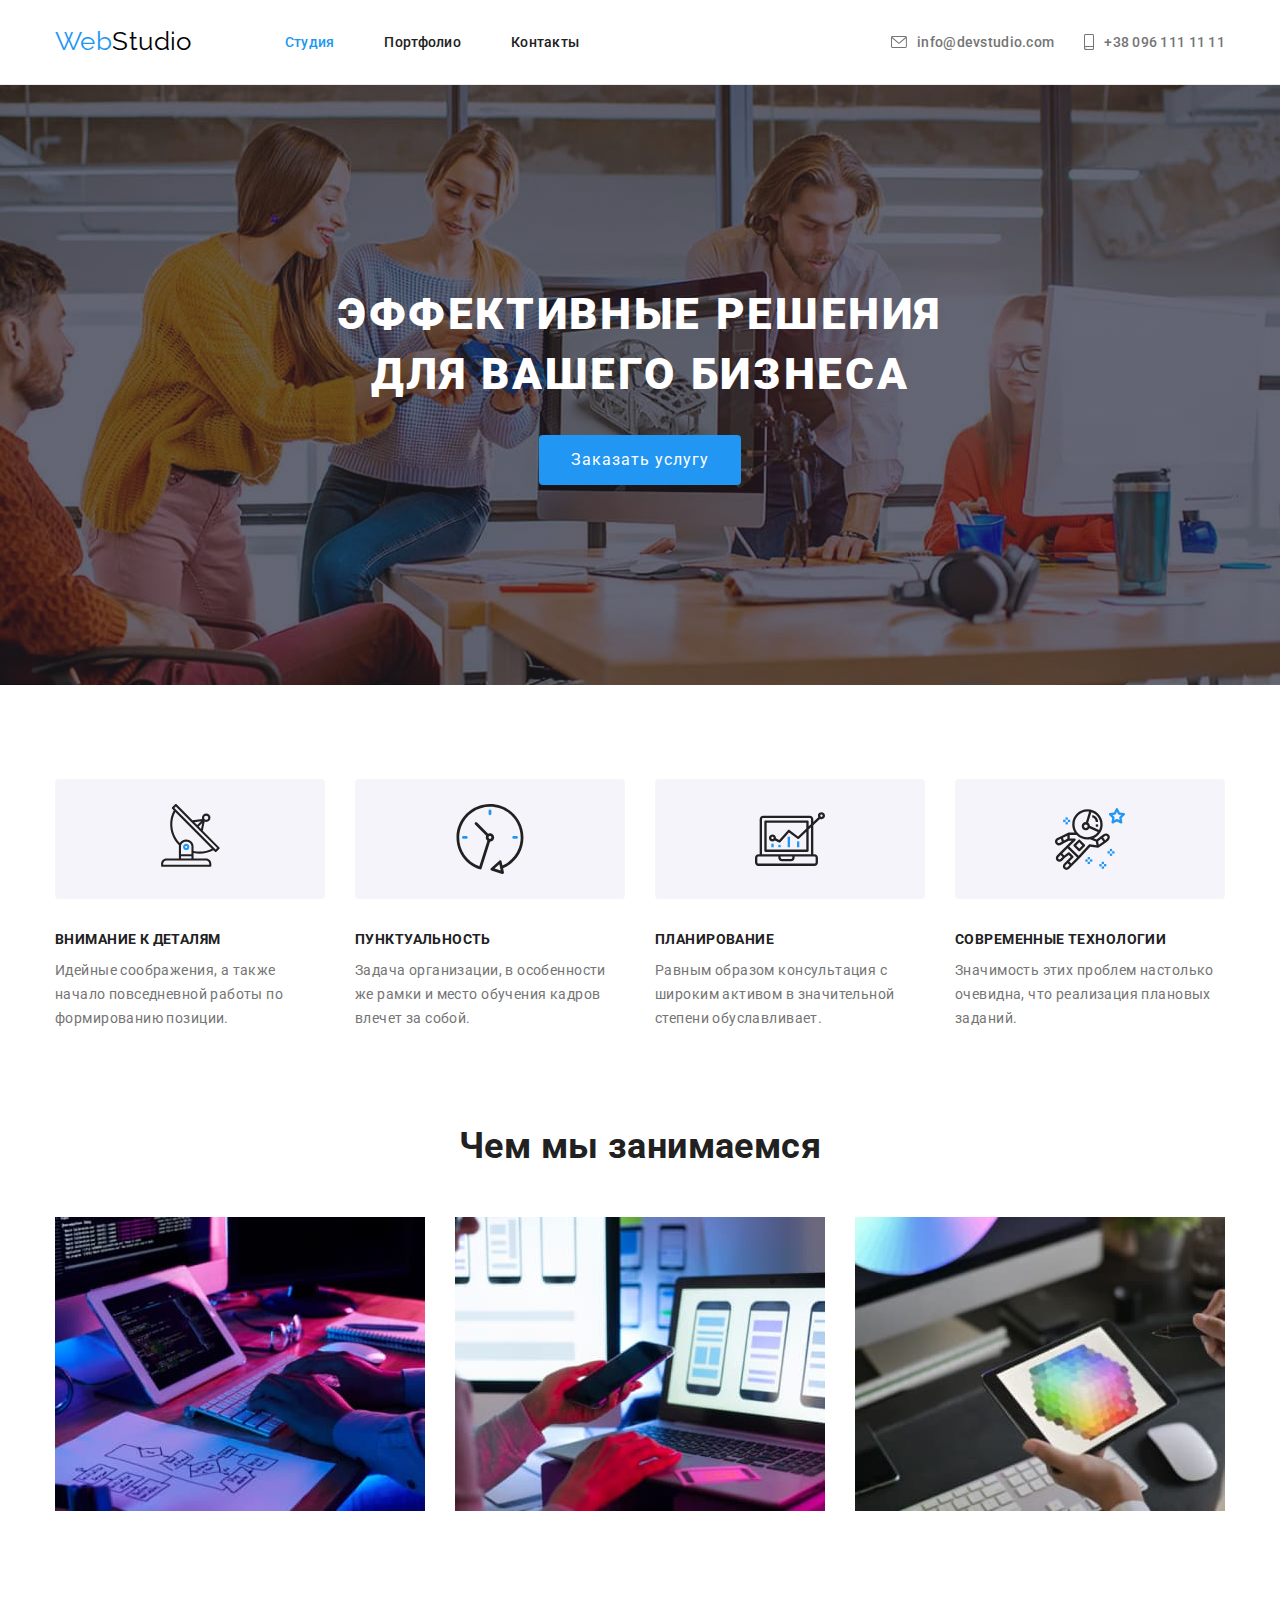
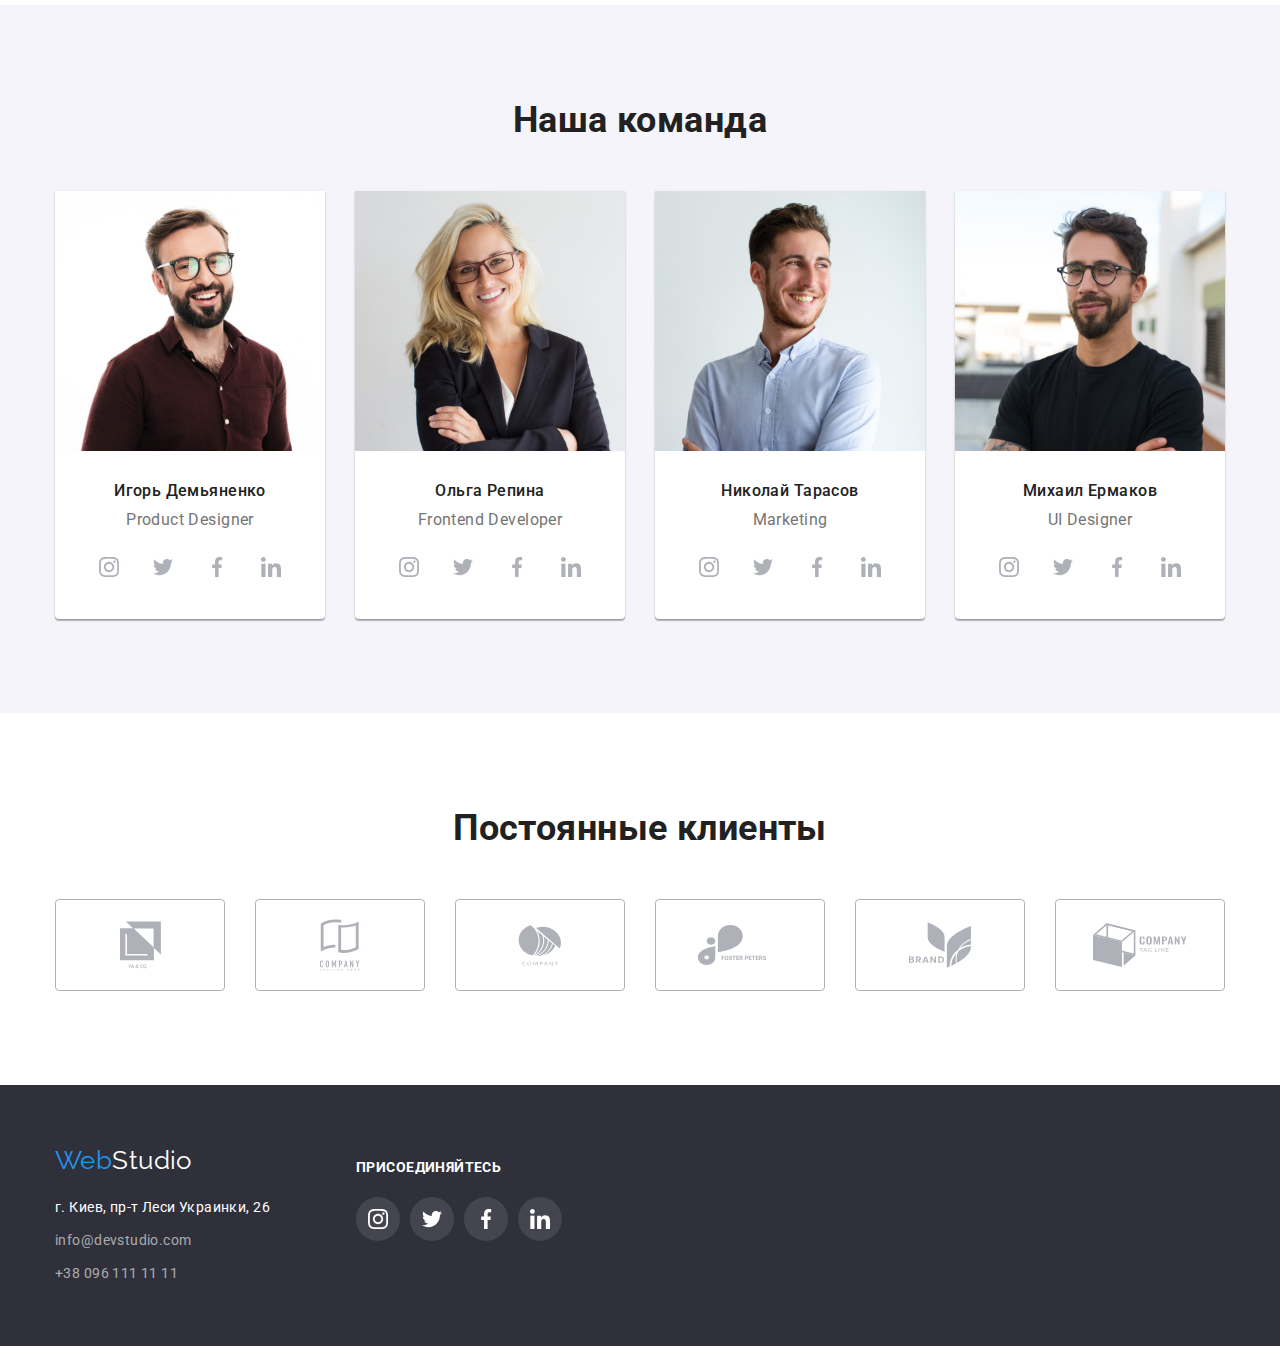
<file: index.html>
<!DOCTYPE html>
<html lang="ru">
  <head>
    <meta charset="UTF-8" />
    <meta http-equiv="X-UA-Compatible" content="IE=edge" />
    <meta name="viewport" content="width=device-width, initial-scale=1.0" />
    <title>WebStudio</title>
    <link rel="preconnect" href="https://fonts.googleapis.com" />
    <link rel="preconnect" href="https://fonts.gstatic.com" crossorigin />
    <link
      href="https://fonts.googleapis.com/css2?family=Raleway:wght@700&family=Roboto:wght@400;500;700;900&display=swap"
      rel="stylesheet"
    />
    <link
      rel="stylesheet"
      href="https://cdnjs.cloudflare.com/ajax/libs/modern-normalize/1.1.0/modern-normalize.min.css"
    />
    <link rel="stylesheet" href="./css/styles.css" />
  </head>

  <body>


    <!-- Шапка -->

    
    <header>
      <div class="container main-header">
        <nav class="main-header">
          <a href="./index.html" class="head logo link"
            ><span class="logo-accent">Web</span>Studio</a
          >
          <ul class="site-nav list">
            <li class="item"><a href="./index.html" class="link current">Студия</a></li>
            <li class="item"><a href="./portfolio.html" class="link">Портфолио</a></li>
            <li class="item"><a href="" class="link">Контакты</a></li>
          </ul>
        </nav>
        <ul class="site-contacts list">
          <li class="contact-item">
            <a href="mailto:info@devstudio.com" class="contact link">
              <svg class="contact-icons mail" width="16" height="12">
                <use href="./images/icons.svg#icon-envelope"></use>
              </svg>
              <span>info@devstudio.com</span>
            </a></li>
          <li class="contact-item">
            <a href="tel:+380961111111" class="contact link">
              <svg class="contact-icons phone" width="10" height="16">
                <use href="./images/icons.svg#icon-smartphone"></use>
              </svg>
              <span>+38 096 111 11 11</span></a></li>
        </ul>
      </div>
    </header>
    <!--Главная секция-->
    <main>


      <!--Герой-->


      <section class="hero-section">
        <h1 class="hero-title">Эффективные решения для вашего бизнеса</h1>
        <button type="button" class="button primary hero">Заказать услугу</button>
      </section>


      <!--Особенности-->


      <section class="features section">
        <div class="container">
          <h2 class="section-title hide">Особенности</h2>
          <ul class="features list">
            <li class="features-item">
              <div class="features-rectangle">
                <svg width="70" height="70">
                  <use href="./images/icons.svg#icon-antenna"></use>
                </svg>
              </div>
              <h3 class="features-title">Внимание к деталям</h3>
              <p class="features-description">
                Идейные соображения, а также начало повседневной работы по формированию позиции.
              </p>
            </li>
            <li class="features-item"">
              <div class="features-rectangle">
                <svg width="70" height="70">
                  <use href="./images/icons.svg#icon-clock"></use>
                </svg>
              </div>
              <h3 class="features-title">Пунктуальность</h3>
              <p class="features-description">
                Задача организации, в особенности же рамки и место обучения кадров влечет за собой.
              </p>
            </li>
            <li class="features-item">
              <div class="features-rectangle">
                <svg width="70" height="70">
                  <use href="./images/icons.svg#icon-diagram"></use>
                </svg>
              </div>
              <h3 class="features-title">Планирование</h3>
              <p class="features-description">
                Равным образом консультация с широким активом в значительной степени обуславливает.
              </p>
            </li>
            <li class="features-item">
              <div class="features-rectangle">
                <svg width="70" height="70">
                  <use href="./images/icons.svg#icon-astronaut"></use>
                </svg>
              </div>
              <h3 class="features-title">Современные технологии</h3>
              <p class="features-description">
                Значимость этих проблем настолько очевидна, что реализация плановых заданий.
              </p>
            </li>
          </ul>
        </div>
      </section>


      <!--Чем мы занимаемся-->


      <section class="whatwedo section">
        <div class="container">
        <h2 class="section-title">Чем мы занимаемся</h2>
        <ul class="whatwedo list">
          <li class="item">
            <img src="./images/box1.jpg" alt="набор программного кода на клавиатуре" width="370" />
          </li>
          <li class="item">
            <img
              src="./images/box2.jpg"
              alt="рисунок с изображением расположения элементов на экране смартфона"
              width="370"
            />
          </li>
          <li class="item">
            <img
              src="./images/box3.jpg"
              alt="планшет с изображением цветного шестиугольника"
              width="370"
            />
          </li>
        </ul>
        </div>
      </section>


      <!--Наша команда-->


      <section class="team section">
        <div class="container">
        <h2 class="section-title">Наша команда</h2>
        <ul class="team list">
          <li class="card">
            <img src="./images/team1.jpg" alt="Игорь Демьяненко" width="270" />
            <h3 class="member-title">Игорь Демьяненко</h3>
            <p class="member-description">Product Designer</p>
            <ul class="social list">
              <li class="social-item"><a href="" class="social-link">
                <svg width="20" height="20">
                  <use href="./images/icons.svg#icon-instagram"></use>
                </svg>
              </a>
            </li>
              <li class="social-item"><a href="" class="social-link">
                <svg width="20" height="20">
                  <use href="./images/icons.svg#icon-twitter"></use>
                </svg>
              </a>
            </li>
            <li class="social-item"><a href="" class="social-link">
                <svg width="20" height="20">
                  <use href="./images/icons.svg#icon-facebook"></use>
                </svg>
              </a>
            </li>
            <li class="social-item"><a href="" class="social-link">
                <svg width="20" height="20">
                  <use href="./images/icons.svg#icon-linkedin"></use>
                </svg>
              </a>
            </li>
            </ul>
          </li>
          <li class="card">
            <img src="./images/team2.jpg" alt="Ольга Репина" width="270" />
            <h3 class="member-title">Ольга Репина</h3>
            <p class="member-description">Frontend Developer</p>
            <ul class="social list">
              <li class="social-item"><a href="" class="social-link">
                <svg width="20" height="20">
                  <use href="./images/icons.svg#icon-instagram"></use>
                </svg>
              </a>
            </li>
              <li class="social-item"><a href="" class="social-link">
                <svg width="20" height="20">
                  <use href="./images/icons.svg#icon-twitter"></use>
                </svg>
              </a>
            </li>
            <li class="social-item"><a href="" class="social-link">
                <svg width="20" height="20">
                  <use href="./images/icons.svg#icon-facebook"></use>
                </svg>
              </a>
            </li>
            <li class="social-item"><a href="" class="social-link">
                <svg width="20" height="20">
                  <use href="./images/icons.svg#icon-linkedin"></use>
                </svg>
              </a>
            </li>
            </ul>
          </li>
          <li class="card">
            <img src="./images/team3.jpg" alt="Николай Тарасов" width="270" />
            <h3 class="member-title">Николай Тарасов</h3>
            <p class="member-description">Marketing</p>
            <ul class="social list">
              <li class="social-item"><a href="" class="social-link">
                <svg width="20" height="20">
                  <use href="./images/icons.svg#icon-instagram"></use>
                </svg>
              </a>
            </li>
              <li class="social-item"><a href="" class="social-link">
                <svg width="20" height="20">
                  <use href="./images/icons.svg#icon-twitter"></use>
                </svg>
              </a>
            </li>
            <li class="social-item"><a href="" class="social-link">
                <svg width="20" height="20">
                  <use href="./images/icons.svg#icon-facebook"></use>
                </svg>
              </a>
            </li>
            <li class="social-item"><a href="" class="social-link">
                <svg width="20" height="20">
                  <use href="./images/icons.svg#icon-linkedin"></use>
                </svg>
              </a>
            </li>
            </ul>
          </li>
          <li class="card">
            <img src="./images/team4.jpg" alt="Михаил Ермаков" width="270" />
            <h3 class="member-title">Михаил Ермаков</h3>
            <p class="member-description">UI Designer</p>
            <ul class="social list">
              <li class="social-item"><a href="" class="social-link">
                <svg width="20" height="20">
                  <use href="./images/icons.svg#icon-instagram"></use>
                </svg>
              </a>
            </li>
              <li class="social-item"><a href="" class="social-link">
                <svg width="20" height="20">
                  <use href="./images/icons.svg#icon-twitter"></use>
                </svg>
              </a>
            </li>
            <li class="social-item"><a href="" class="social-link">
                <svg width="20" height="20">
                  <use href="./images/icons.svg#icon-facebook"></use>
                </svg>
              </a>
            </li>
            <li class="social-item"><a href="" class="social-link">
                <svg width="20" height="20">
                  <use href="./images/icons.svg#icon-linkedin"></use>
                </svg>
              </a>
            </li>
            </ul>
          </li>
          </div>
        </ul>
      </section>


      <!--Постоянные клиенты-->


      <section class="clients section">
        <div class="container">
          <h2 class="section-title">Постоянные клиенты</h2>
          <ul class="clients list">
            <li class="client-item">
              <a href="" class="company-link">
                <svg width="41" hight="46.7">
                  <use href="./images/icons.svg#icon-group1"></use>
                </svg>
              </a>
            </li>
            <li class="client-item">
              <a href="" class="company-link">
                <svg width="40" hight="52">
                  <use href="./images/icons.svg#icon-group2"></use>
                </svg>
              </a>
            </li>
            <li class="client-item">
              <a href="" class="company-link">
                <svg width="43.46" hight="41.18">
                  <use href="./images/icons.svg#icon-group3"></use>
                </svg>
              </a>
            </li>
            <li class="client-item">
              <a href="" class="company-link">
                <svg width="84.44" hight="40.62">
                  <use href="./images/icons.svg#icon-group4"></use>
                </svg>
              </a>
            </li>
            <li class="client-item">
              <a href="" class="company-link">
                <svg width="62.54" hight="45.43">
                  <use href="./images/icons.svg#icon-group5"></use>
                </svg>
              </a>
            </li>
            <li class="client-item">
              <a href="" class="company-link">
                <svg width="93.79" hight="43.93">
                  <use href="./images/icons.svg#icon-group6"></use>
                </svg>
              </a>
            </li>
          </ul>
        </div>
      </section>
    </main>


    <!--Футер-->


    <footer>
      <div class="container footer">
        <div class="footer-contacts">
      <a href="./index.html" class="footer logo link"><span class="logo-accent">Web</span>Studio</a>
      <address class="adress">
        <ul class="adress list">
          <li><a href="" class="streat link">г. Киев, пр-т Леси Украинки, 26</a></li>
          <li>
            <a href="mailto:info@devstudio.com" class="contacts link">info@devstudio.com</a>
          </li>
          <li><a href="tel:+380961111111" class="contacts tel link">+38 096 111 11 11</a></li>
        </ul>
        </address>
        </div>
        <div class="footer-soc">
          <h2 class="foter-soc-title">присоединяйтесь</h2>
          <ul class="foter-soc list">
            <li class="foter-social-item"><a href="" class="footer-social-link">
                <svg width="20" height="20">
                  <use href="./images/icons.svg#icon-instagram"></use>
                </svg>
              </a>
            </li>
              <li class="foter-social-item"><a href="" class="footer-social-link">
                <svg width="20" height="20">
                  <use href="./images/icons.svg#icon-twitter"></use>
                </svg>
              </a>
            </li>
            <li class="foter-social-item"><a href="" class="footer-social-link">
                <svg width="20" height="20">
                  <use href="./images/icons.svg#icon-facebook"></use>
                </svg>
              </a>
            </li>
            <li class="foter-social-item"><a href="" class="footer-social-link">
                <svg width="20" height="20">
                  <use href="./images/icons.svg#icon-linkedin"></use>
                </svg>
              </a>
            </li>
          </ul>
        </div>
      </div>
    </footer>
  </body>
</html>
</file>
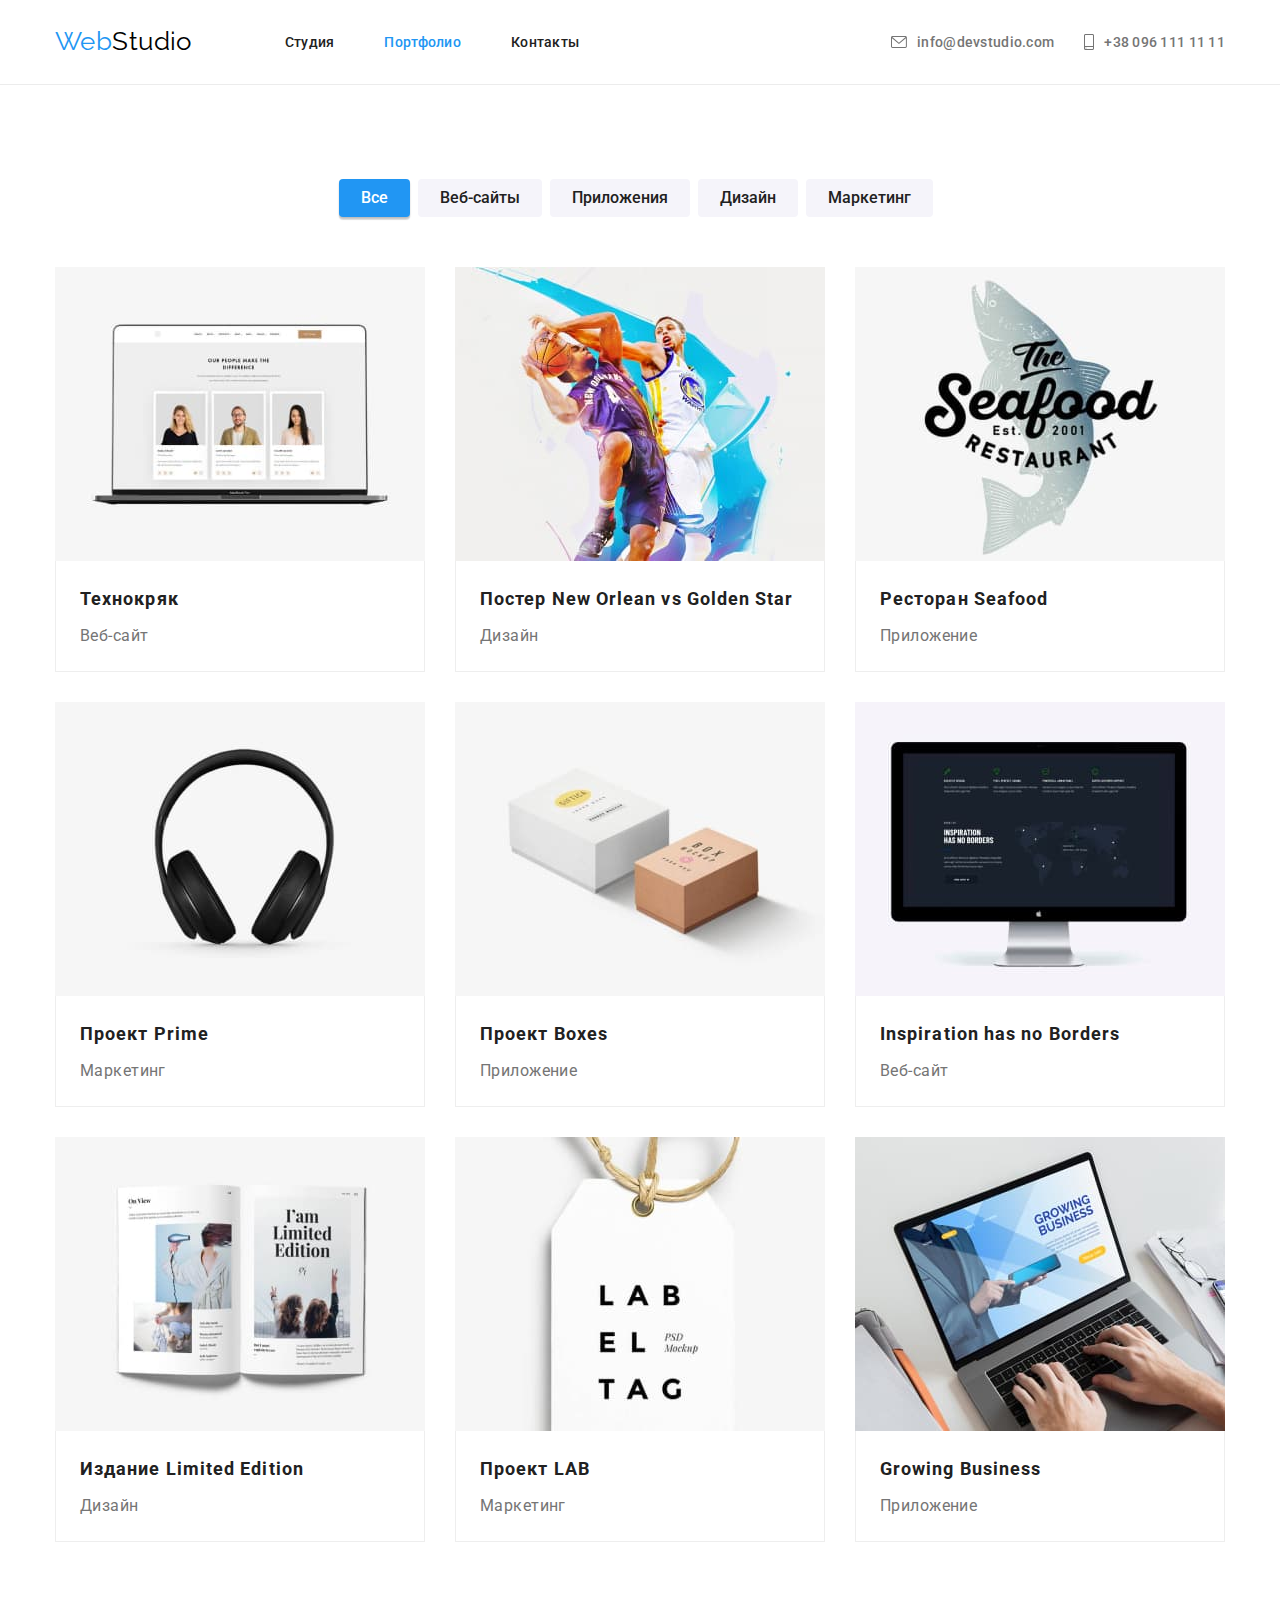
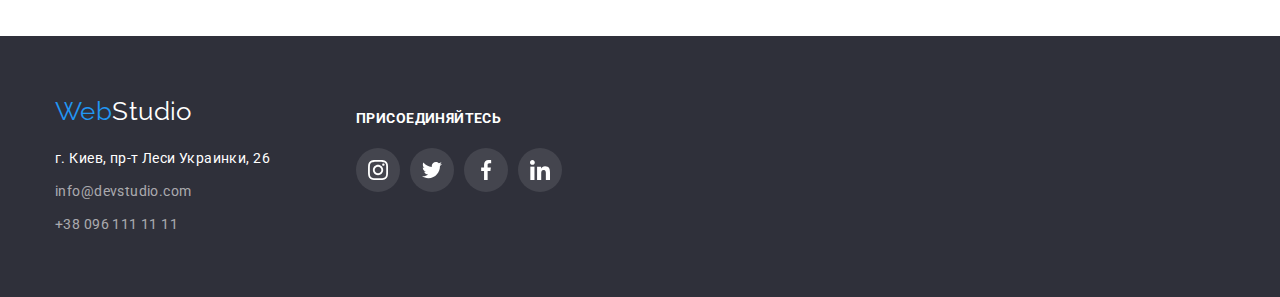
<file: portfolio.html>
<!DOCTYPE html>
<html lang="ru">
  <head>
    <meta charset="UTF-8" />
    <meta http-equiv="X-UA-Compatible" content="IE=edge" />
    <meta name="viewport" content="width=device-width, initial-scale=1.0" />
    <title>Portfolio</title>
    <link rel="preconnect" href="https://fonts.googleapis.com" />
    <link rel="preconnect" href="https://fonts.gstatic.com" crossorigin />
    <link
      href="https://fonts.googleapis.com/css2?family=Raleway:wght@700&family=Roboto:wght@400;500;700;900&display=swap"
      rel="stylesheet"
    />
    <link
      rel="stylesheet"
      href="https://cdnjs.cloudflare.com/ajax/libs/modern-normalize/1.1.0/modern-normalize.min.css"
    />
    <link rel="stylesheet" href="./css/styles.css" />
  </head>

  <body>
    <!-- Шапка -->
    <header>
      <div class="container main-header">
        <nav class="main-header">
          <a href="./index.html" class="head logo link"
            ><span class="logo-accent">Web</span>Studio</a
          >
          <ul class="site-nav list">
            <li class="item"><a href="./index.html" class="link">Студия</a></li>
            <li class="item"><a href="./portfolio.html" class="link current">Портфолио</a></li>
            <li class="item"><a href="" class="link">Контакты</a></li>
          </ul>
        </nav>
        <ul class="site-contacts list">
          <li class="contact-item">
            <a href="mailto:info@devstudio.com" class="contact link">
              <svg class="contact-icons mail" width="16" height="12">
                <use href="./images/icons.svg#icon-envelope"></use>
              </svg>
              <span>info@devstudio.com</span>
            </a></li>
          <li class="contact-item">
            <a href="tel:+380961111111" class="contact link">
              <svg class="contact-icons phone" width="10" height="16">
                <use href="./images/icons.svg#icon-smartphone"></use>
              </svg>
              <span>+38 096 111 11 11</span></a></li>
        </ul>
      </div>
    </header>
    <!--Главная секция-->
    <main>
      <section class="work section">
        <div class="container">
          <h1 class="hide">Портфолио</h1>
          <ul class="button-list list">
            <li><button type="button" class="button secondary activ">Все</button></li>
            <li><button type="button" class="button secondary">Веб-сайты</button></li>
            <li><button type="button" class="button secondary">Приложения</button></li>
            <li><button type="button" class="button secondary">Дизайн</button></li>
            <li><button type="button" class="button secondary">Маркетинг</button></li>
          </ul>
          <ul class="work list">
            <li class="card">
              <a href="" class="work link">
                <img src="./images/project1.jpg" alt="" width="370" />
                <div class="title-description">
                  <h2 class="work-title">Технокряк</h2>
                  <p class="work-description">Веб-сайт</p>
                </div>
              </a>
            
                
            </li>
            <li class="card">
              <a href="" class="work link">
                <img src="./images/project2.jpg" alt="" width="370" />
                <div class="title-description">
                  <h2 class="work-title">Постер New Orlean vs Golden Star</h2>
                  <p class="work-description">Дизайн</p>
                </div>
              </a>
            </li>
            <li class="card">
              <a href="" class="work link">
                <img src="./images/project3.jpg" alt="" width="370" />
                <div class="title-description">
                  <h2 class="work-title">Ресторан Seafood</h2>
                  <p class="work-description">Приложение</p>
                </div>
              </a>
            </li>
            <li class="card">
              <a href="" class="work link">
                <img src="./images/project4.jpg" alt="" width="370" />
                <div class="title-description">
                  <h2 class="work-title">Проект Prime</h2>
                <p class="work-description">Маркетинг</p>
                </div>
              </a>
            </li>
            <li class="card">
              <a href="" class="work link">
                <img src="./images/project5.jpg" alt="" width="370" />
                <div class="title-description">
                  <h2 class="work-title">Проект Boxes</h2>
                <p class="work-description">Приложение</p>
              </a>
                </div>
            </li>
            <li class="card">
              <a href="" class="work link">
                <img src="./images/project6.jpg" alt="" width="370" />
                <div class="title-description">
                  <h2 class="work-title">Inspiration has no Borders</h2>
                  <p class="work-description">Веб-сайт</p>
                </div>
              </a>
            </li>
            <li class="card">
              <a href="" class="work link">
                <img src="./images/project7.jpg" alt="" width="370" />
                <div class="title-description">
                  <h2 class="work-title">Издание Limited Edition</h2>
                  <p class="work-description">Дизайн</p>
                </div>
              </a>
            </li>
            <li class="card">
              <a href="" class="work link">
                <img src="./images/project8.jpg" alt="" width="370" />
                <div class="title-description">
                  <h2 class="work-title">Проект LAB</h2>
                  <p class="work-description">Маркетинг</p>
                </div>
              </a>
            </li>
            <li class="card">
              <a href="" class="work link">
                <img src="./images/project9.jpg" alt="" width="370" />
                <div class="title-description">
                  <h2 class="work-title">Growing Business</h2>
                <p class="work-description">Приложение</p>
              </a>
                </div>
                
            </li>
          </ul>
        </div>
      </section>
    </main>


    <!--Футер-->


    <footer>
      <div class="container footer">
        <div class="footer-contacts">
      <a href="./index.html" class="footer logo link"><span class="logo-accent">Web</span>Studio</a>
      <address class="adress">
        <ul class="adress list">
          <li><a href="" class="streat link">г. Киев, пр-т Леси Украинки, 26</a></li>
          <li>
            <a href="mailto:info@devstudio.com" class="contacts link">info@devstudio.com</a>
          </li>
          <li><a href="tel:+380961111111" class="contacts tel link">+38 096 111 11 11</a></li>
        </ul>
        </address>
        </div>
        <div class="footer-soc">
          <h2 class="foter-soc-title">присоединяйтесь</h2>
          <ul class="foter-soc list">
            <li class="foter-social-item"><a href="" class="footer-social-link">
                <svg width="20" height="20">
                  <use href="./images/icons.svg#icon-instagram"></use>
                </svg>
              </a>
            </li>
              <li class="foter-social-item"><a href="" class="footer-social-link">
                <svg width="20" height="20">
                  <use href="./images/icons.svg#icon-twitter"></use>
                </svg>
              </a>
            </li>
            <li class="foter-social-item"><a href="" class="footer-social-link">
                <svg width="20" height="20">
                  <use href="./images/icons.svg#icon-facebook"></use>
                </svg>
              </a>
            </li>
            <li class="foter-social-item"><a href="" class="footer-social-link">
                <svg width="20" height="20">
                  <use href="./images/icons.svg#icon-linkedin"></use>
                </svg>
              </a>
            </li>
          </ul>
        </div>
      </div>
    </footer>
  </body>
</html>
</file>
<file: css/styles.css>
:root {
    --primary-text-color:#212121;
    --secondary-text-color:#757575;
    --accent-color: #2196F3;
    --main-white-text: #FFFFFF;
    --primary-bg-color: #E5E5E5;
    --secondary-bg-color: #F5F4FA;
    --main-black-text: #000000;
    --footer-color: #2F303A;
    --adress-text: rgba(255, 255, 255, 0.6);
}

body {
    background-color: var(--main-white-text);
    color: var(--primary-text-color);
    font-family: Roboto, sans-serif;
    font-size: 14px;
    
    letter-spacing: 0.03em;
}
h1,
h2,
h3,
p {
    margin: 0;
}
img {
    display: block;
}

.list {
    padding: 0;
    margin: 0;
    list-style: none;
}
.link {
    text-decoration: none;
}
.hide {
    display: none;
}

.container {
    width: 1200px;
    padding-left: 15px;
    padding-right: 15px;
    margin-left: auto;
    margin-right: auto;
}

.section {
    padding-top: 94px;
    padding-bottom: 94px;
}
.main-header,
.site-nav,
.site-contacts,
.button-list,
.work.list {
    display: flex;
}


  /* Elements with Accent color */

.contacts.link:hover,
.contacts.link:focus,
.logo-accent,
.site-nav .link.current,
.site-nav .link:hover,
.site-nav .link:focus,
.site-contacts .link:hover,
.site-contacts .link:focus,
.contact.link:hover .contact-icons,
.contact.link:focus .contact-icons {
    color: var(--accent-color);
    fill: var(--accent-color);
}
/* Header */
header {
    border-bottom: 1px solid #ECECEC;
}
     /* logo */

.logo {
    font-family: Raleway, sans-serif;
    font-size: 26px;
    line-height: 1.19;
    color: var(--main-black-text);
}
.head.logo {
    margin-right: 93px;

    padding-top: 24px;
    padding-bottom: 25px;
}
.footer.logo {
    color: var(--main-white-text);
}

     /* site nav */

.main-header,
.site-nav {
    align-items: center;
}     

.site-nav .item:not(:last-child)
    {
    margin-right: 50px;  
}
.contact-item:not(:last-child) {
    margin-right: 30px;  
}

.site-contacts {
    margin-left: auto;
}
.site-nav .link,
.site-contacts .link {
    display: block;
    color: var(--primary-text-color);
    padding-top: 32px;
    padding-bottom: 32px;

    font-weight: 500;
    line-height: 1.43;
    letter-spacing: 0.02em;  
}

/* site main contacts  */
.site-contacts .link {
    color: var(--secondary-text-color);
}
.contact-item,
.contact.link {
    display: flex;
    align-items: center;
    justify-content: center;
}

.contact-icons {
    fill: var(--secondary-text-color);
    width: 16px;
    height: 12px;
    margin-right: 10px;
}
.contact-icons.phone {
    width: 10px;
    height: 16px;
}


.site-contacts .link:hover + .contact-icons
.site-contacts .link:focus {
    till: var(--accent-color);
}

   /* buttons */

.button {
    border-radius: 4px;
    cursor: pointer;
}
.button.hero {

    padding: 10px 32px;
    margin-left: auto;
    margin-right: auto;
    
    font-size: 16px;
    line-height: 1.88;
    
    letter-spacing: 0.06em;
    border: none;
}
.button.primary {
    color: var(--main-white-text);
    background-color: var(--accent-color);
}
.button.secondary {
    margin-right: 8px;
    margin-bottom: 50px;
    padding: 6px 22px;
    color: var(--primary-text-color);
    background-color: var(--secondary-bg-color);

    font-weight: 500;
    font-size: 16px;
    line-height: 1.62;
    border: none;
}
.button.secondary.activ,
.button.secondary:hover,
.button.secondary:focus {
    color: var(--main-white-text);
    background-color: var(--accent-color);
    box-shadow: 0px 3px 1px rgba(0, 0, 0, 0.1),
    0px 1px 2px rgba(0, 0, 0, 0.08), 
    0px 2px 2px rgba(0, 0, 0, 0.12);
    border-radius: 4px;
}
.button-list {
    justify-content: center;
}




/* Hero */
.hero-section {
    padding-top: 200px;
    padding-bottom: 200px;
    background-color: #C4C4C4;
    text-align: center;
    background-image: linear-gradient(
        rgba(47, 48, 58, 0.4),
        rgba(47, 48, 58, 0.4)),
        url(../images/bcg-img.jpg);
    background-repeat: no-repeat;
    background-position: center;
    background-size: cover;
}

.hero-title {
    width: 696px;

    margin-left: auto;
    margin-right: auto;
    margin-bottom: 30px;
    color: var(--main-white-text);

    font-weight: 900;
    font-size: 44px;
    line-height: 1.36;
    
    letter-spacing: 0.06em;
    text-transform: uppercase;
}
/* Особенности */
.features.list,
.whatwedo.list,
.team.list {
    display: flex;
}


.features-title {
    margin-top: 0;
    margin-bottom: 10px;
    width: 270px;
    font-size: 14px;

    line-height: 1.43;
    text-transform: uppercase;
}
.features-description {
    display: inline-block;
    margin-top: 0;
    width: 270px;

    color: var(--secondary-text-color);

    line-height: 1.71;
}
.features-item:not(:last-child) {
    margin-right: 30px;
}

.features-rectangle {
    display: flex;
    height: 120px;
    margin-bottom: 30px;
    background-color: var(--secondary-bg-color);
    border-radius: 4px;
    align-items: center;
    justify-content: center;

}

/* whatwedo and team section */
.whatwedo.section {
    padding-top: 0;
}
.section-title {
    margin-top: 0;
    margin-bottom: 50px;
    font-size: 36px;
    line-height: 1.17;
    text-align: center;
}
.whatwedo.list> .item:not(:last-child),
.team.list>.card:not(:last-child) {
    margin-right: 30px;
}

.team {
    background-color: var(--secondary-bg-color);
}

.member-title,
.member-description {
    font-size: 16px;
    line-height: 1.19;
    text-align: center;
}
.member-title {
    margin-top: 30px;
    margin-bottom: 10px;
    font-weight: 500;
}

.member-description {
    margin-bottom: 16px;
    color:var(--secondary-text-color);
}

.team .card {
    background-color: var(--main-white-text);
    border-radius: 4px;
    box-shadow: 0px 1px 3px rgba(0, 0, 0, 0.12), 
    0px 1px 1px rgba(0, 0, 0, 0.14), 
    0px 2px 1px rgba(0, 0, 0, 0.2);
    border-radius: 0px 0px 4px 4px;
    width: 270px;
}
.social.list {
    margin-bottom: 30px;
    display: flex;
    align-items: center;
    justify-content: center;

}
.social-item {
    width: 44px;
    height: 44px;
}
.social-item:not(:last-child) {
    margin-right: 10px;
}

.social-link {
    display: flex;
    width: 100%;
    height: 100%;
    border-radius: 50%;
    align-items: center;
    justify-content: center;
    fill: #AFB1B8;
}
.social-link:hover,
.social-link:focus {
    background-color: var(--accent-color);
    fill: var(--main-white-text);
}
/* client section */
.clients.list {
    display: flex;
}
.client-item {
    width: 170px;
    height: 92px;
}
.client-item:not(:last-child) {
    margin-right: 30px;
}
.company-link {
    width: 100%;
    height: 100%;
    border: 1px solid #AFB1B8;
    border-radius: 4px;
    display: flex;
    align-items: center;
    justify-content: center;
    fill: #AFB1B8;
}
.company-link:hover,
.company-link:focus {
    border: 1px solid var(--accent-color);
    fill: var(--accent-color);
}

/* work section */

.work>.card {
    margin-right: 30px;
    margin-bottom: 30px;
}
.work>.card:nth-child(3n+3) {
    margin-right: 0;
}
.work>.card:nth-last-child(-n+3) {
    margin-bottom: 0;
}
.work>.card:hover,
.work>.card:focus {
box-shadow: 0px 3px 1px rgba(0, 0, 0, 0.1), 
    0px 1px 2px rgba(0, 0, 0, 0.08), 
    0px 2px 2px rgba(0, 0, 0, 0.12);
    border-radius: 4px;
}

.work.list {
    flex-wrap: wrap;
}
.work.link {
    width: 370px;
    color: var(--primary-text-color);
}

.work-title {
    margin-bottom: 4px;
    padding-top: 20px;
    padding-left: 24px;
    padding-right: 24px;
    font-size: 18px;
    line-height: 2;
    
    letter-spacing: 0.06em;
}
.work-description {
    
    padding-left: 24px;
    padding-right: 24px;
    padding-bottom: 20px;

    color: var(--secondary-text-color);

    font-size: 16px;
    line-height: 1.88;
}
.title-description {
    border: 1px solid #EEEEEE;
    border-top: 0px;
    
}


footer {
    padding: 60px 0px;
    background-color: var(--footer-color);
}
/* adress */
address {
    margin-top: 20px;
    margin-right: 70px;
}
.streat.link,
.contacts.link {
    display: inline-block;
    margin-top: 0;
    margin-bottom: 9px;
    width: 231px;

    font-style: normal;

    line-height: 1.71;
    color: var(--adress-text);
}
.streat.link {
    color: var(--main-white-text);
    }
.contacts.tel {
    margin-bottom: 0;
}
.foter-soc-title {
    display: flex;
    width: 145px;
    font-size: 14px;
    line-height: 1.43;
    letter-spacing: 0.03em;
    text-transform: uppercase;  
    color: var(--main-white-text);
    padding-top: 12px;
    margin-bottom: 20px;
}
.footer {
    display: flex;
}
.foter-soc.list {
    display: flex;
    align-items: center;
    justify-content: center;

}
.foter-social-item {
    width: 44px;
    height: 44px;
}
.foter-social-item:not(:last-child) {
    margin-right: 10px;
}

.footer-social-link {
    display: flex;
    width: 100%;
    height: 100%;
    background-color: rgba(255, 255, 255, 0.1);
    border-radius: 50%;
    align-items: center;
    justify-content: center;
    fill: var(--main-white-text);
}
.footer-social-link:hover,
.footer-social-link:focus {
    background-color: var(--accent-color);
}
</file>
